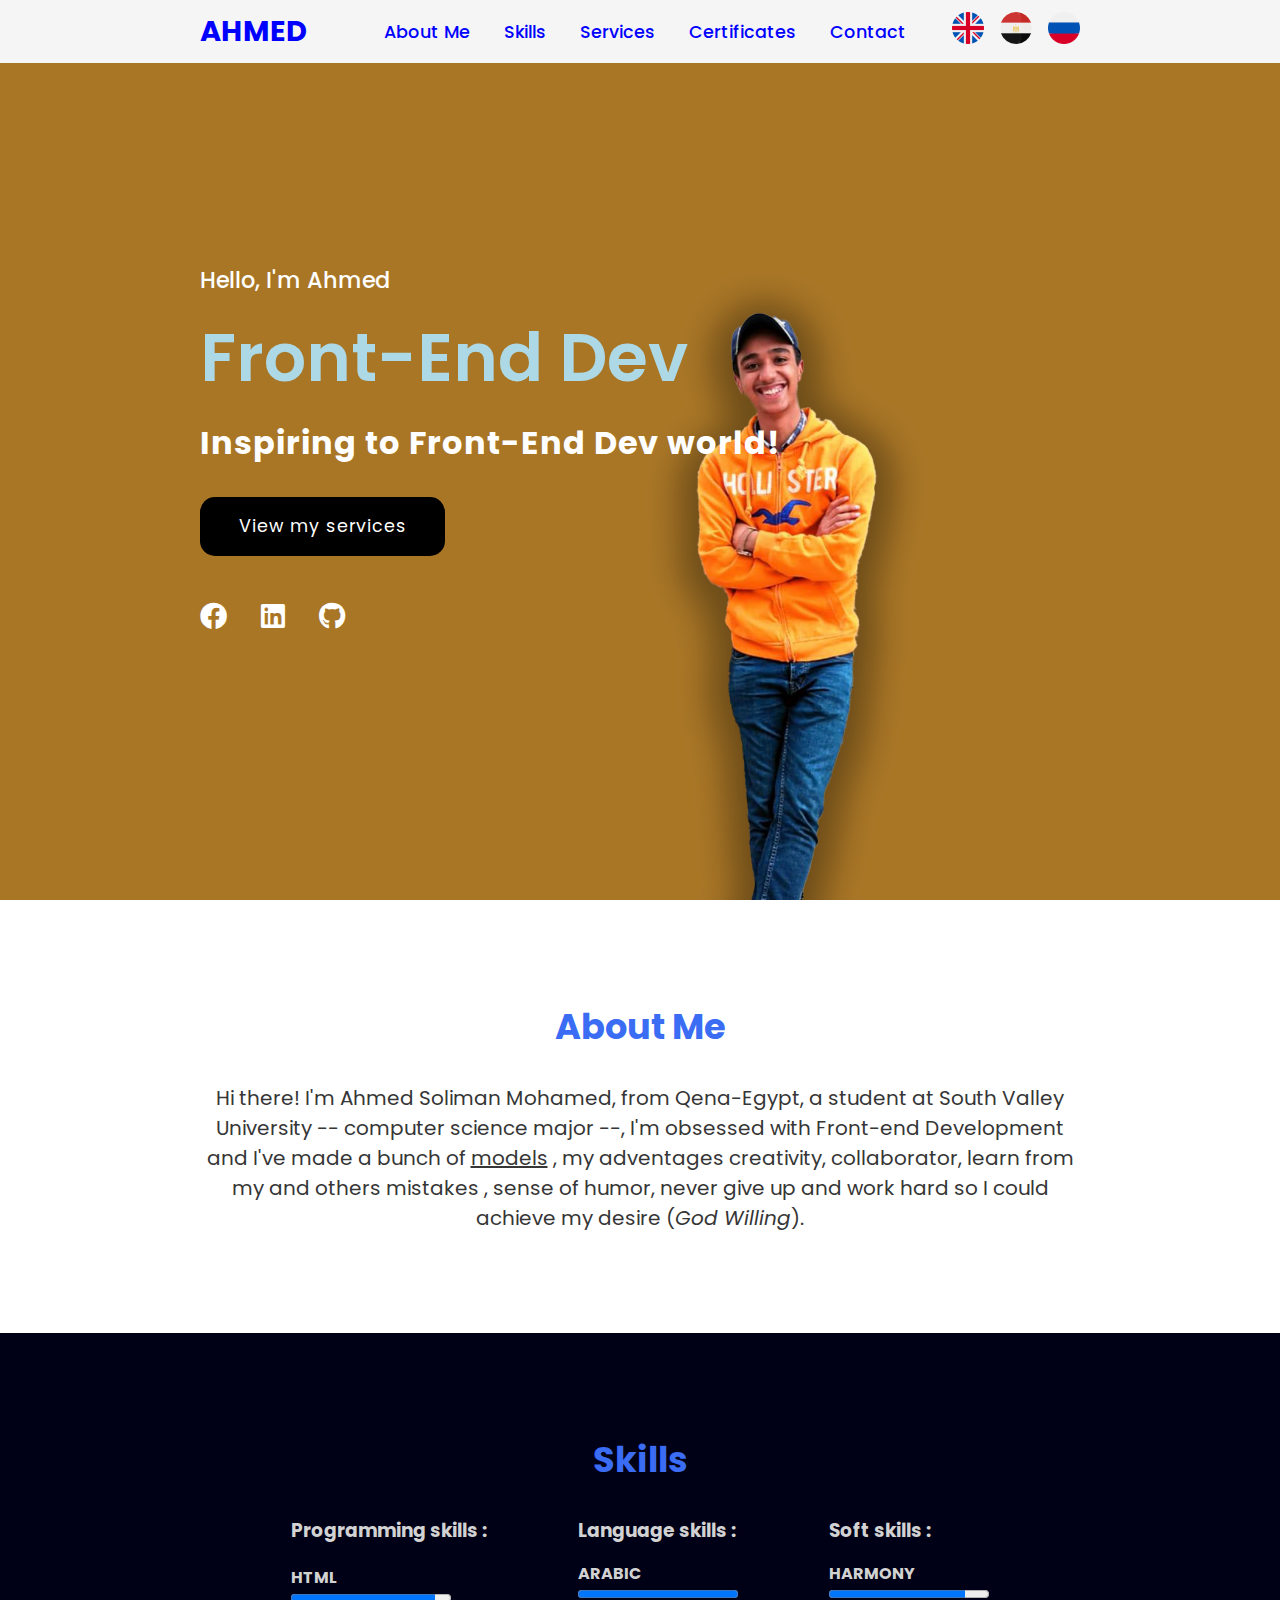
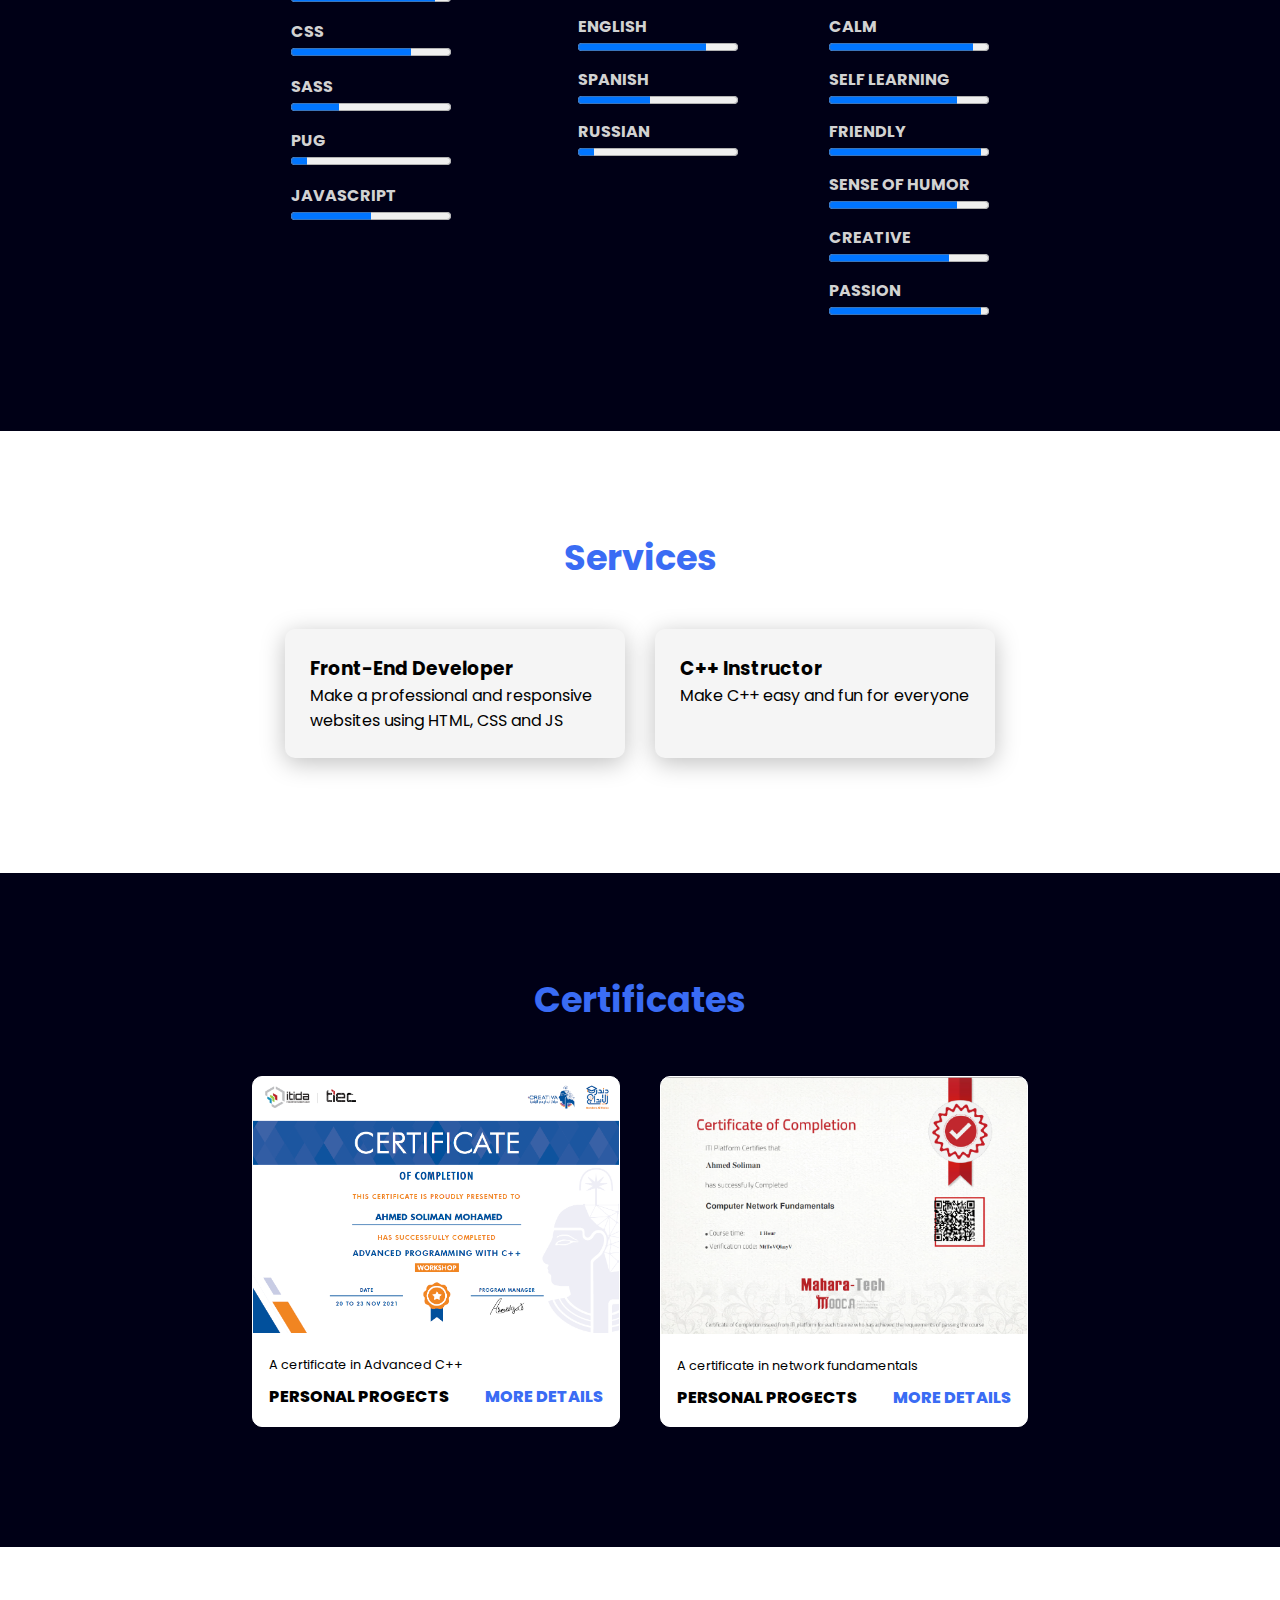
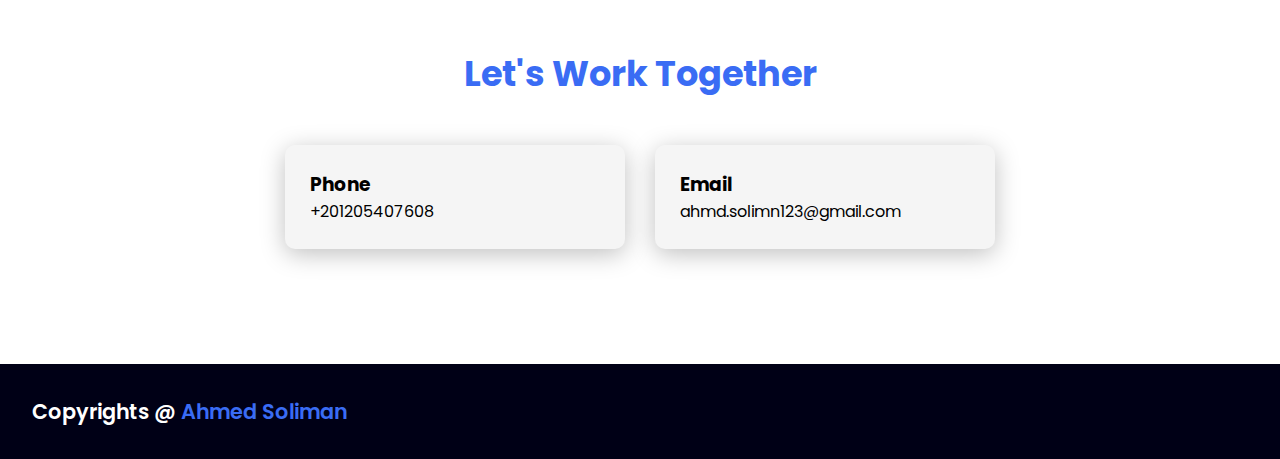
<file: index.html>
<!DOCTYPE html>
<html lang="en">
<head>
    <meta charset="UTF-8">
    <meta http-equiv="X-UA-Compatible" content="IE=edge">
    <meta name="viewport" content="width=device-width, initial-scale=1.0">
    <meta name="description" content="Ahmed Soliman portofolio. Author: Ahmed Soliman">
    <link rel="stylesheet" href="./css/all.min.css">
    <link rel="stylesheet" href="./css/style.css">
    <title>Ahmed Soliman's WEPSITE</title>
</head>
<body>

    <header>
           <a href="#" class = "logo">Ahmed</a>
           <nav class = "O">
              <a href="#about" class="c">About Me</a>
              <a href="#skills" class = "c">Skills</a>
               <a href="#services" class="c">Services</a>
               <a href="#certificates" class = "c">Certificates</a>
               <a href="#contact" class = "c">Contact</a>
           </nav>
             <ul class="lang-menu">
               <li>
                  <a href="./index.html" class="ar"><img src="./images/english.png" alt="" srcset=""></a>
                </li>
              <li>
                <a href="./index-ar/index.html" class="ar"><img src="./images/arabic.png" alt="" srcset=""></a>
             </li>
                <li>
                  <a href="./index-ru/index.html" class="ru"><img src="./images/russia.png" alt="" srcset=""></a>
                </li>
            </ul>
            <i class="fa-solid fa-bars tab toggle" style="color: #0000ff;"></i>    
            <nav class="responsive_nav">
              <div>
                <h2>ahmed</h2>
                <i class="fa-solid fa-x close" style="color: #0000ff;"></i>
              </div>
              <ul>
                <li><a href="#about">about me</a></li>
                <li><a href="#skills">skills</a></li>
                <li><a href="#services">services</a></li>
                <li><a href="#certificates">certificates</a></li>
                <li><a href="#contact">contact</a></li>
              </ul>
            </nav>   
         </header>
         
         <section class = "main">
             <div>
                 <h2>Hello, I'm Ahmed<br><span>Front-End Dev</span></h2>
                 <h3>Inspiring to Front-End Dev world!</h3>
                 <a href="#services" class = "main-btn">View my services</a>
                 <div class = "social-icons">
                     <a href="https://www.facebook.com"><i class="fa-brands fa-facebook"></i></a>
                     <a href="https://www.linkedin.com/in/ahmed-soliman-15bb74200/"><i class="fa-brands fa-linkedin"></i></a>
                     <a href="https://github.com/Ahmed-Soliman777"><i class="fa-brands fa-github"></i></a>
             </div>
             </div>
         </section>
         <section id="about">
              <h2 class="title">about me</h2>
              <p class="abt_p">
                  Hi there! I'm Ahmed Soliman Mohamed, from Qena-Egypt, a student at South Valley University -- computer science major --, I'm obsessed with Front-end Development and I've made a bunch of <a href="https://github.com/Ahmed-Soliman777" style="color: #363636">models</a> , my adventages creativity, collaborator, learn from my and others mistakes , sense of humor, never give up and work hard so I could achieve my desire (<span style="font-style: italic; text-transform: capitalize;">god willing</span>).
              </p>
         </section>
         <section id="skills" class="certificates">
           <h2 class="title">
           Skills
       </h2>
            <div class="flex_skills">
              <div>
                <div class="program-skills">
                    <h3 class="skills-title">Programming skills : </h3>
                    <h4>html</h4> <progress value="90" max="100"></progress>
                    <h4>css</h4> <progress value="75" max="100"></progress>
                    <h4>sass</h4> <progress value="30" max="100"></progress>
                    <h4>pug</h4> <progress value="10" max="100"></progress>
                    <h4>javaScript</h4> <progress value="50" max="100"></progress>
                </div>
                  </div>
                  <div>
                    <div class="program-skills">
                        <h3 class="skills-title">Language skills : </h3>
                        <h4>Arabic</h4> <progress value="100" max="100"></progress>
                        <h4>English</h4> <progress value="80" max="100"></progress>
                        <h4>spanish</h4> <progress value="45" max="100"></progress>
                        <h4>russian</h4> <progress value="10" max="100"></progress>
                    </div>
                      </div>
                  <div>
                <div class="program-skills">
                    <h3 class="skills-title">Soft skills : </h3>
                    <h4>harmony</h4> <progress value="85" max="100"></progress>
                    <h4>calm</h4> <progress value="90" max="100"></progress>
                    <h4>self learning</h4> <progress value="80" max="100"></progress>
                    <h4>friendly</h4> <progress value="95" max="100"></progress>
                    <h4>sense of humor</h4> <progress value="80" max="100"></progress>
                    <h4>creative</h4> <progress value="75" max="100"></progress>
                    <h4>passion</h4> <progress value="95" max="100"></progress>
                </div>
                  </div>
            </div>
         </section>
         <section class = "cards" id = "services">
                  <h2 class = "title">Services</h2>
                  <div class = "content">
                      <div class = "card">
                          <div class="info">
                            <h3>Front-End Developer</h3>
                            <p>Make a professional and responsive websites using HTML, CSS and JS</p>
                          </div>
                      </div>
                      <div class = "card">
                        <div class="info">
                          <h3>C++ Instructor</h3>
                          <p>Make C++ easy and fun for everyone</p>
                        </div>
                    </div>
                  </div>
         </section>

         <section class="certificates" id="certificates">
                      <h2 class="title">Certificates</h2>
                      <div class="content">
                        <div class="certificate-card">
                          <div class="certificate-image">
                            <img src="./images/Screenshot (129).png" alt="gd-certificate">
                          </div>
                          <div class="certificate-info">
                                <p class="certificate-category">A certificate in Advanced C++ </p>
                                     <strong class="certificate-title">
                                          <span>Personal progects</span>
                                          <a href="https://www.linkedin.com/in/ahmed-soliman-15bb74200/" class="more-details">More Details</a>
                                     </strong> 
                              </div>
                      </div>
                      <div class="certificate-card">
                        <div class="certificate-image">
                          <img src="./images/Screenshot (148).png" alt="gd-certificate">
                        </div>
                        <div class="certificate-info">
                              <p class="certificate-category">A certificate in network fundamentals </p>
                                   <strong class="certificate-title">
                                        <span>Personal progects</span>
                                        <a href="https://www.linkedin.com/in/ahmed-soliman-15bb74200/" class="more-details">More Details</a>
                                   </strong> 
                            </div>
                    </div>
                      </div> 
                      
                      </div>                  
   </div>
         </section>

         <section class="contacts" id="contact">
               <h2 class="title">Let's work together</h2>
               <div class = "content">
                 <div class="card ">
                <div class="info">
                    <h3>Phone</h3>
                    <p>+201205407608</p>
                </div>
              </div>
                <div class="card">
                     <div class="info">
                        <h3>Email</h3>
                        <p>ahmd.solimn123@gmail.com</p>
                     </div>
                   </div>
                </div>
          </div>
         </section>

         <footer class="footer">
           <p class="footer-title">Copyrights @ <span>Ahmed Soliman</span></p>
         </footer>
         <script src="./script/script.js"></script>
</body>
</html>
</file>
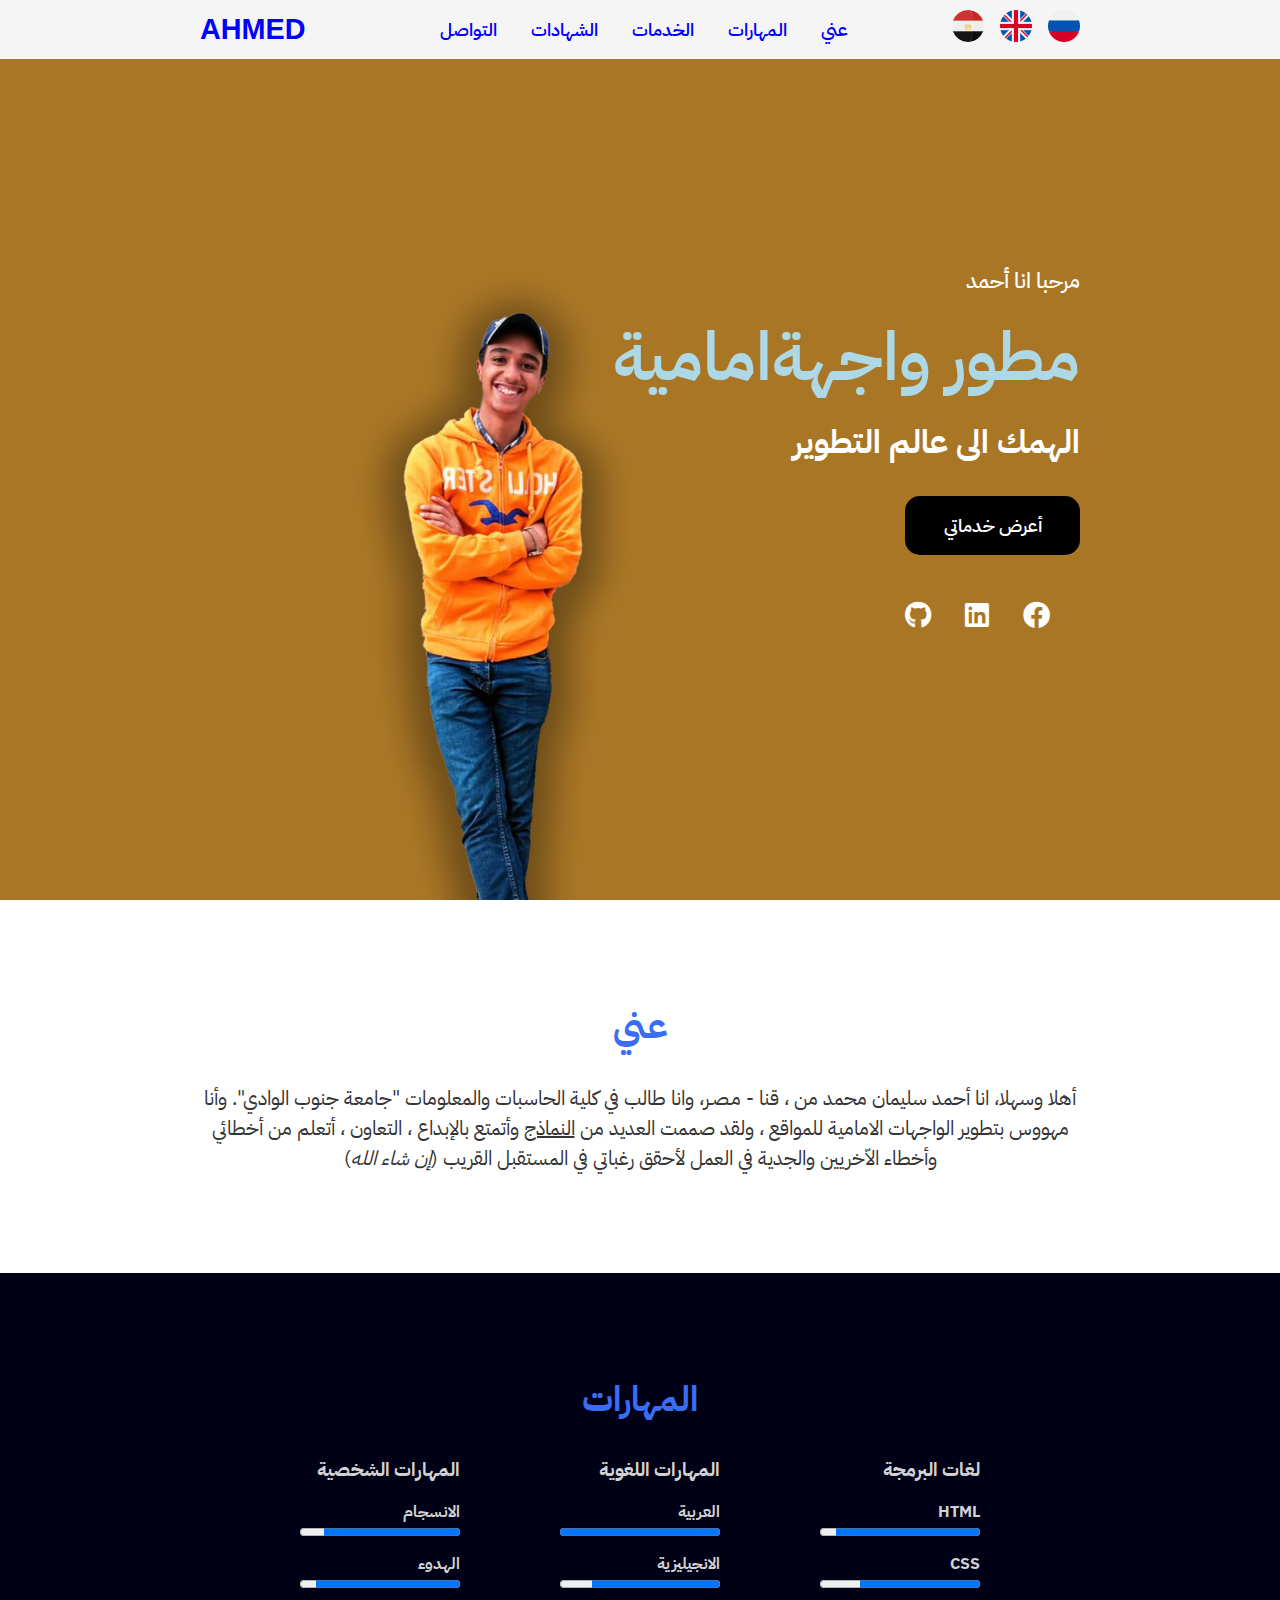
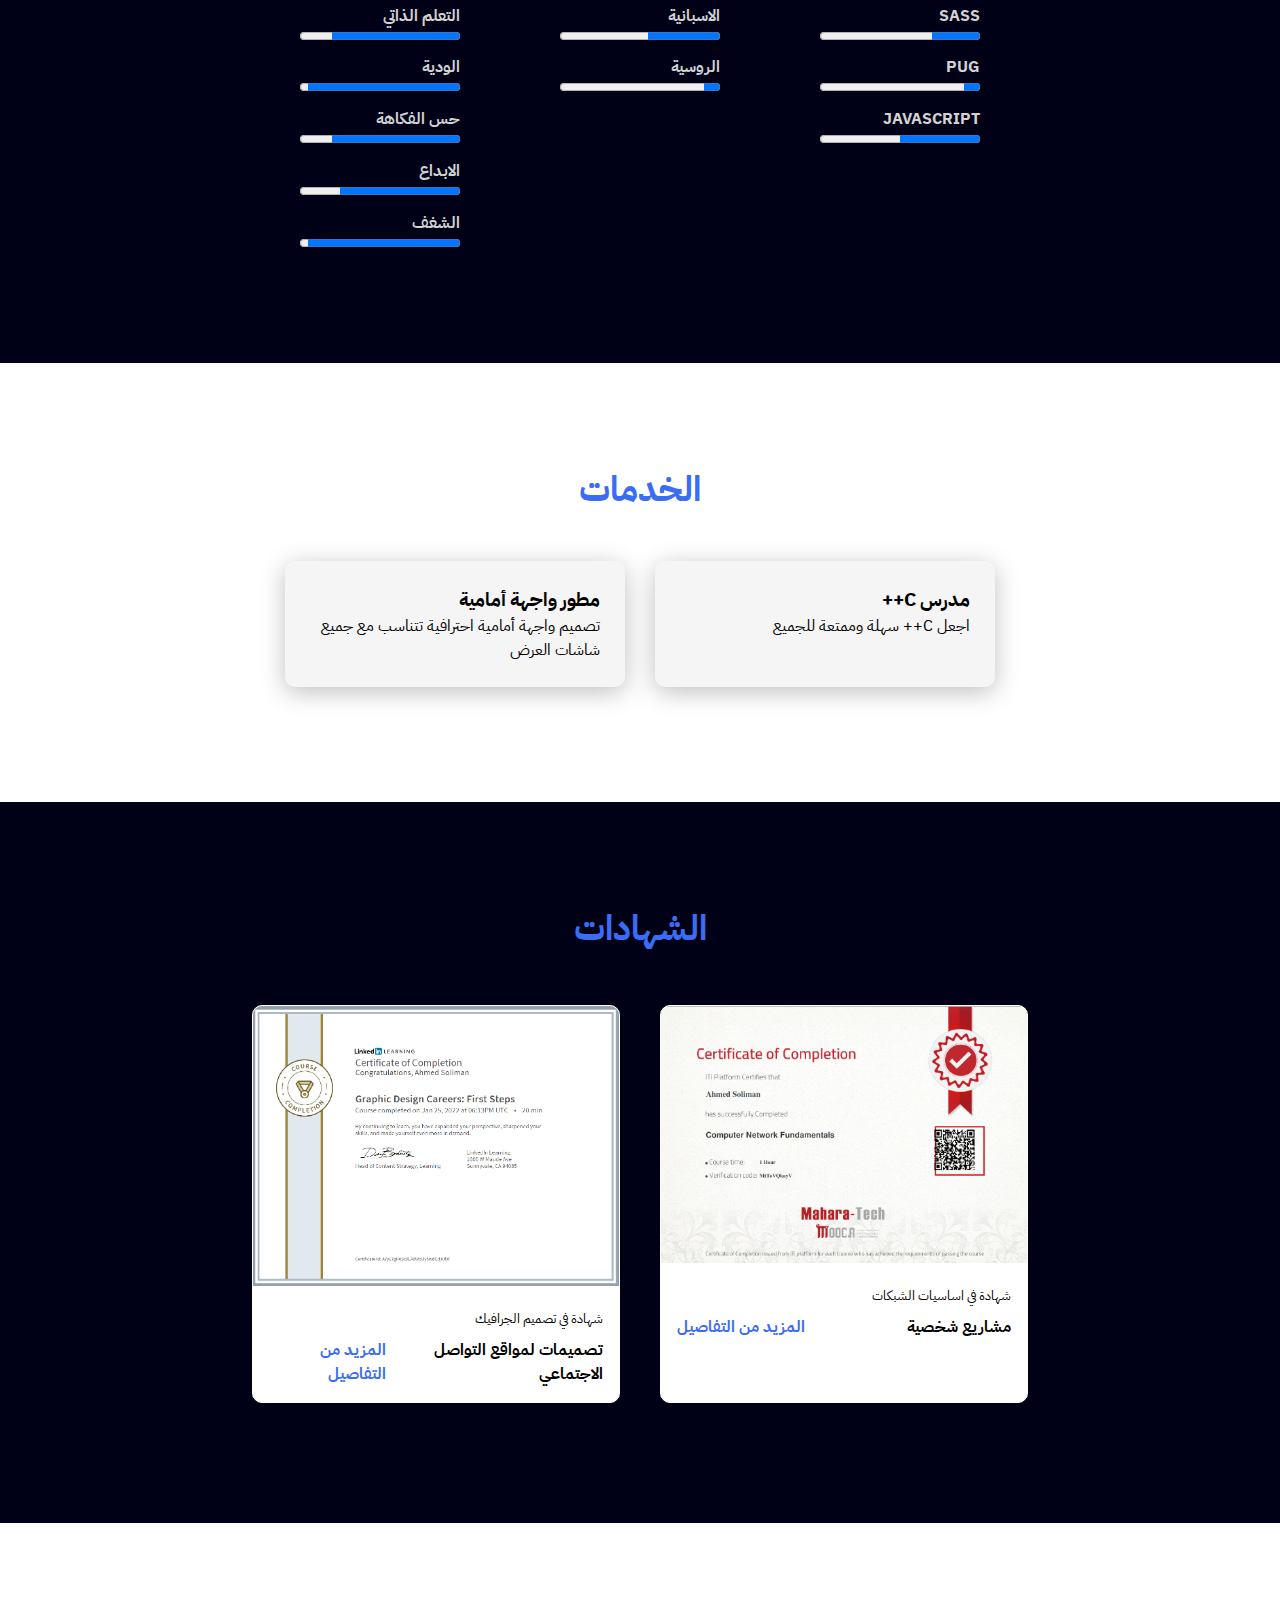
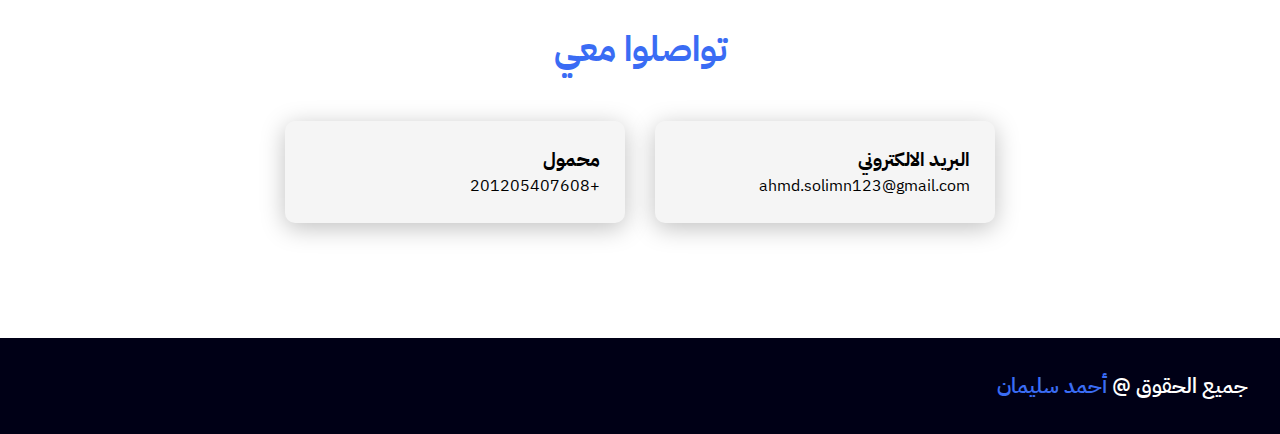
<file: index-ar/index.html>
<!DOCTYPE html>
<html lang="en">
<head>
    <meta charset="UTF-8">
    <meta http-equiv="X-UA-Compatible" content="IE=edge">
    <meta name="viewport" content="width=device-width, initial-scale=1.0">
    <meta name="description" content="Ahmed Soliman portofolio. Author: Ahmed Soliman">
    <link rel="stylesheet" href="../css/all.min.css">
    <link rel="stylesheet" href="./style.css">
    <title>Ahmed Soliman's WEPSITE</title>
</head>
<body>

    <header>
           <a href="#" class = "logo">Ahmed</a>
           <nav class = "O">
              <a href="#about" class="c">عني</a>
              <a href="#skills" class = "c">المهارات</a>
               <a href="#services" class="c">الخدمات</a>
               <a href="#certificates" class = "c">الشهادات</a>
               <a href="#contact" class = "c">التواصل</a>
           </nav> 
           <ul class="lang-menu">
             <li>
               <a href="./index.html" class="ar"><img src="../images/arabic.png" alt="" srcset=""></a>
            </li>
            <li>
               <a href="../index.html" class="ar"><img src="../images/english.png" alt="" srcset=""></a>
             </li>
             <li>
               <a href="../index-ru/index.html" class="ru"><img src="../images/russia.png" alt="" srcset=""></a>
             </li>
         </ul>      
         <i class="fa-solid fa-bars tab toggle" style="color: #0000ff;"></i>    
            <nav class="responsive_nav">
              <div>
                <h2>ahmed</h2>
                <i class="fa-solid fa-x close" style="color: #0000ff;"></i>
              </div>
              <ul>
                <li><a href="#about">عني</a></li>
                <li><a href="#skills">المهارات</a></li>
                <li><a href="#services">الخدمات</a></li>
                <li><a href="#certificates">الشهادات</a></li>
                <li><a href="#contact">التواصل</a></li>
              </ul>
            </nav>  
         </header>
         
         <section class = "main">
             <div>
                 <h2>مرحبا انا أحمد<br><span>مطور واجهةامامية</span></h2>
                 <h3>الهمك الى عالم التطوير</h3>
                 <a href="#services" class = "main-btn">أعرض خدماتي</a>
                 <div class = "social-icons">
                     <a href="https://www.facebook.com"><i class="fa-brands fa-facebook"></i></a>
                     <a href="https://www.linkedin.com/in/ahmed-soliman-15bb74200/"><i class="fa-brands fa-linkedin"></i></a>
                     <a href="https://github.com/Ahmed-Soliman777"><i class="fa-brands fa-github"></i></a>
             </div>
             </div>
         </section>
         <section id="about">
              <h2 class="title">عني</h2>
              <p class="abt_p">
                  أهلا وسهلا، انا أحمد سليمان محمد من ، قنا - مـصـر، وانا طالب في كلية الحاسبات والمعلومات "جامعة جنوب الوادي". وأنا مهووس بتطوير الواجهات الامامية للمواقع ، ولقد صممت العديد من  <a href="https://github.com/Ahmed-Soliman777" style="color: #363636">النماذج</a>  وأتمتع بالإبداع ، التعاون ، أتعلم من أخطائي وأخطاء الاّخريين والجدية في العمل لأحقق رغباتي في المستقبل القريب (<span style="font-style: italic; text-transform: capitalize;">إن شاء الله</span>)
              </p>
         </section>
         <section id="skills" class="certificates">
           <h2 class="title">
           المهارات
       </h2>
            <div class="flex_skills">
              <div>
                <div class="program-skills">
                    <h3 class="skills-title"> لغات البرمجة </h3>
                    <h4>html</h4> <progress value="90" max="100"></progress>
                    <h4>css</h4> <progress value="75" max="100"></progress>
                    <h4>sass</h4> <progress value="30" max="100"></progress>
                    <h4>pug</h4> <progress value="10" max="100"></progress>
                    <h4>javaScript</h4> <progress value="50" max="100"></progress>
                </div>
                  </div>
                  <div>
                    <div class="program-skills">
                        <h3 class="skills-title">المهارات اللغوية </h3>
                        <h4>العربية</h4> <progress value="100" max="100"></progress>
                        <h4>الانجيليزية</h4> <progress value="80" max="100"></progress>
                        <h4>الاسبانية</h4> <progress value="45" max="100"></progress>
                        <h4>الروسية</h4> <progress value="10" max="100"></progress>
                    </div>
                      </div>
                  <div>
                <div class="program-skills">
                    <h3 class="skills-title">المهارات الشخصية </h3>
                    <h4>الانسجام</h4> <progress value="85" max="100"></progress>
                    <h4>الهدوء</h4> <progress value="90" max="100"></progress>
                    <h4>التعلم الذاتي</h4> <progress value="80" max="100"></progress>
                    <h4>الودية</h4> <progress value="95" max="100"></progress>
                    <h4>حس الفكاهة</h4> <progress value="80" max="100"></progress>
                    <h4>الابداع</h4> <progress value="75" max="100"></progress>
                    <h4>الشغف</h4> <progress value="95" max="100"></progress>
                </div>
                  </div>
            </div>
         </section>
         <section class = "cards" id = "services">
                  <h2 class = "title">الخدمات</h2>
                  <div class = "content">
                      <div class = "card">
                          <div class="info">
                            <h3>مطور واجهة أمامية</h3>
                            <p>تصميم واجهة أمامية احترافية تتناسب مع جميع شاشات العرض</p>
                          </div>
                      </div>
                      <div class = "card">
                        <div class="info">
                          <h3>مدرس C++</h3>
                          <p>اجعل C++ سهلة وممتعة للجميع</p>
                        </div>
                    </div>
                  </div>
         </section>

         <section class="certificates" id="certificates">
                      <h2 class="title">الشهادات</h2>
                      <div class="content">
                          <div class="certificate-card">
                              <div class="certificate-image">
                                <img src="../images/Screenshot (127).png" alt="gd-certificate">
                              </div>
                              <div class="certificate-info">
                                    <p class="certificate-category">شهادة في تصميم الجرافيك</p>
                                         <strong class="certificate-title">
                                              <span>تصميمات لمواقع التواصل الاجتماعي</span>
                                              <a href="https://www.linkedin.com/in/ahmed-soliman-15bb74200/" class="more-details">المزيد من التفاصيل</a>
                                         </strong> 
                                  </div>
                          </div>
                      <div class="certificate-card">
                        <div class="certificate-image">
                          <img src="../images/Screenshot (148).png" alt="gd-certificate">
                        </div>
                        <div class="certificate-info">
                              <p class="certificate-category">شهادة في اساسيات الشبكات </p>
                                   <strong class="certificate-title">
                                        <span>مشاريع شخصية</span>
                                        <a href="https://www.linkedin.com/in/ahmed-soliman-15bb74200/" class="more-details">المزيد من التفاصيل</a>
                                   </strong> 
                            </div>
                    </div>
                      </div> 
                      
                      </div>                  
   </div>
         </section>

         <section class="contacts" id="contact">
               <h2 class="title">تواصلوا معي</h2>
               <div class = "content">
                 <div class="card ">
                <div class="info">
                    <h3>محمول</h3>
                    <p>+201205407608</p>
                </div>
              </div>
                <div class="card">
                     <div class="info">
                        <h3>البريد الالكتروني</h3>
                        <p>ahmd.solimn123@gmail.com</p>
                     </div>
                   </div>
                </div>
          </div>
         </section>

         <footer class="footer">
           <p class="footer-title">جميع الحقوق @ <span>أحمد سليمان</span></p>
         </footer>
         <script src="../script/script.js"></script>
</body>
</html>
</file>
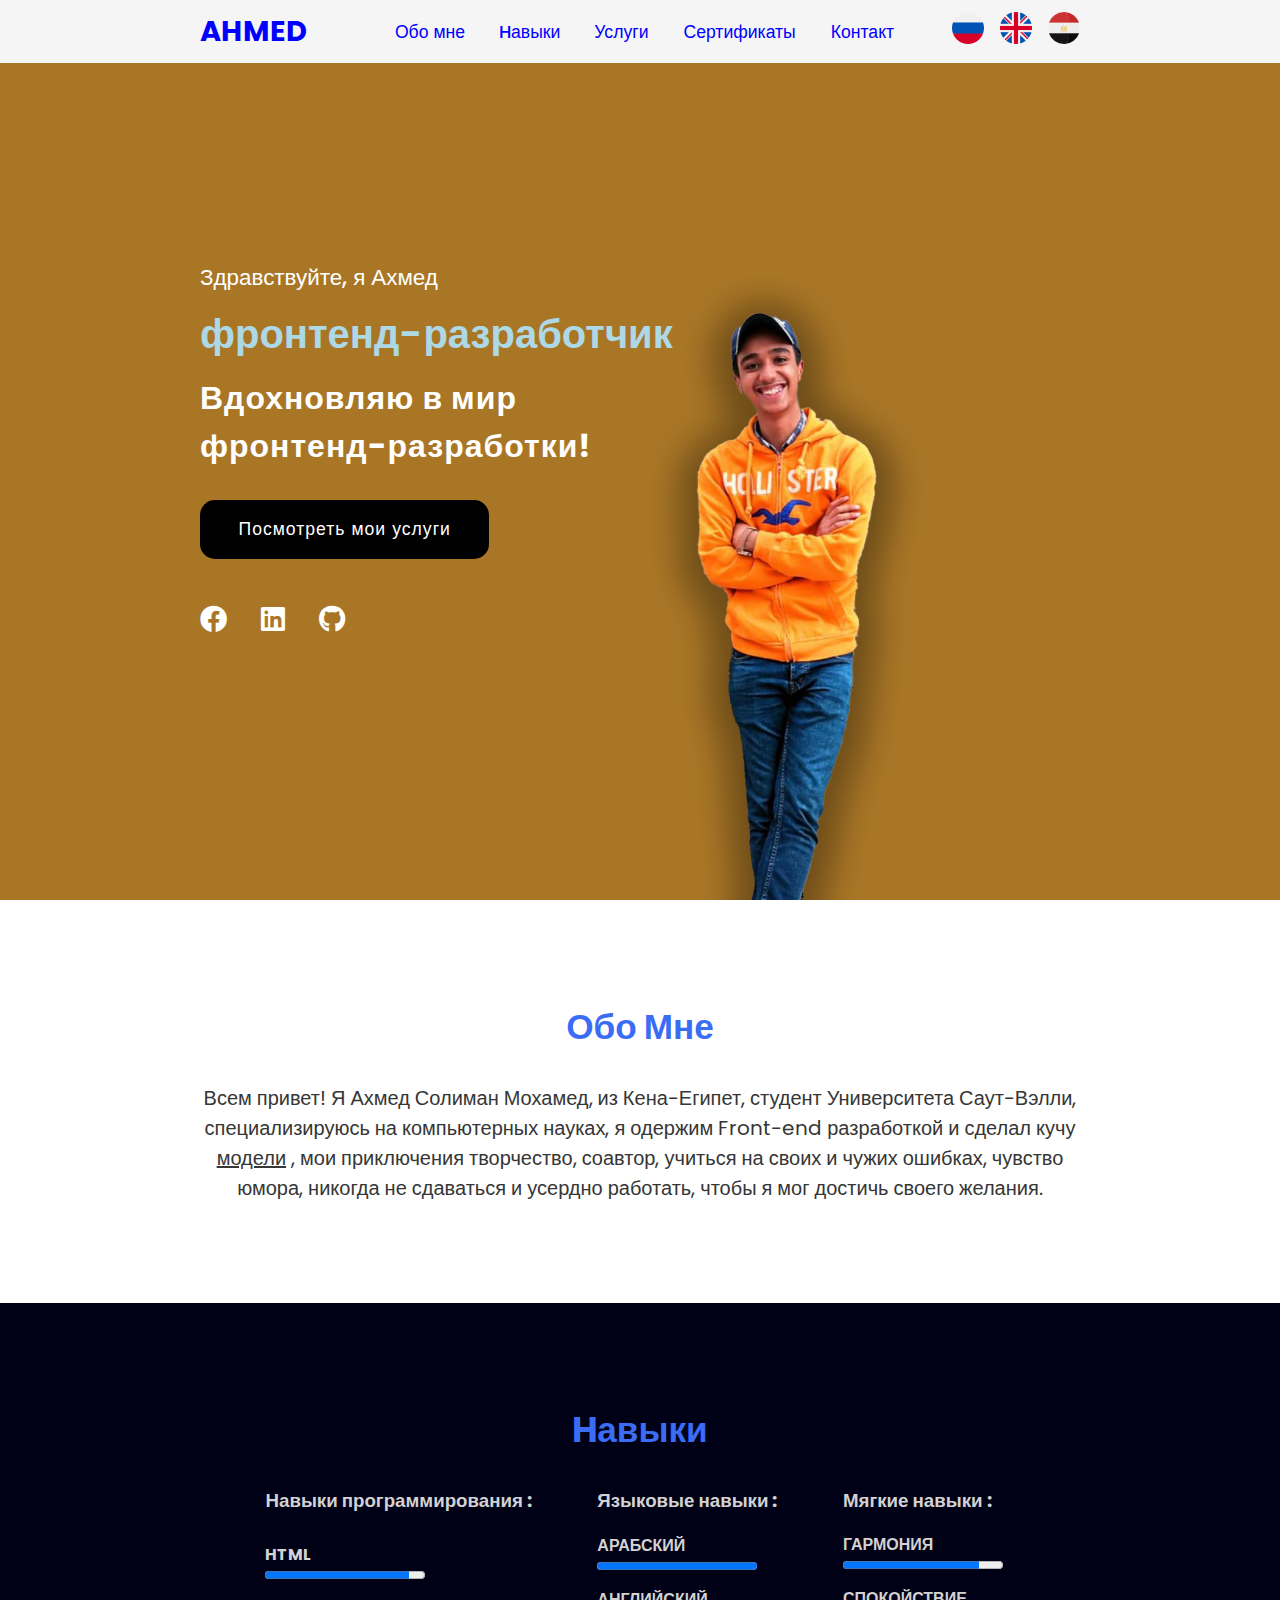
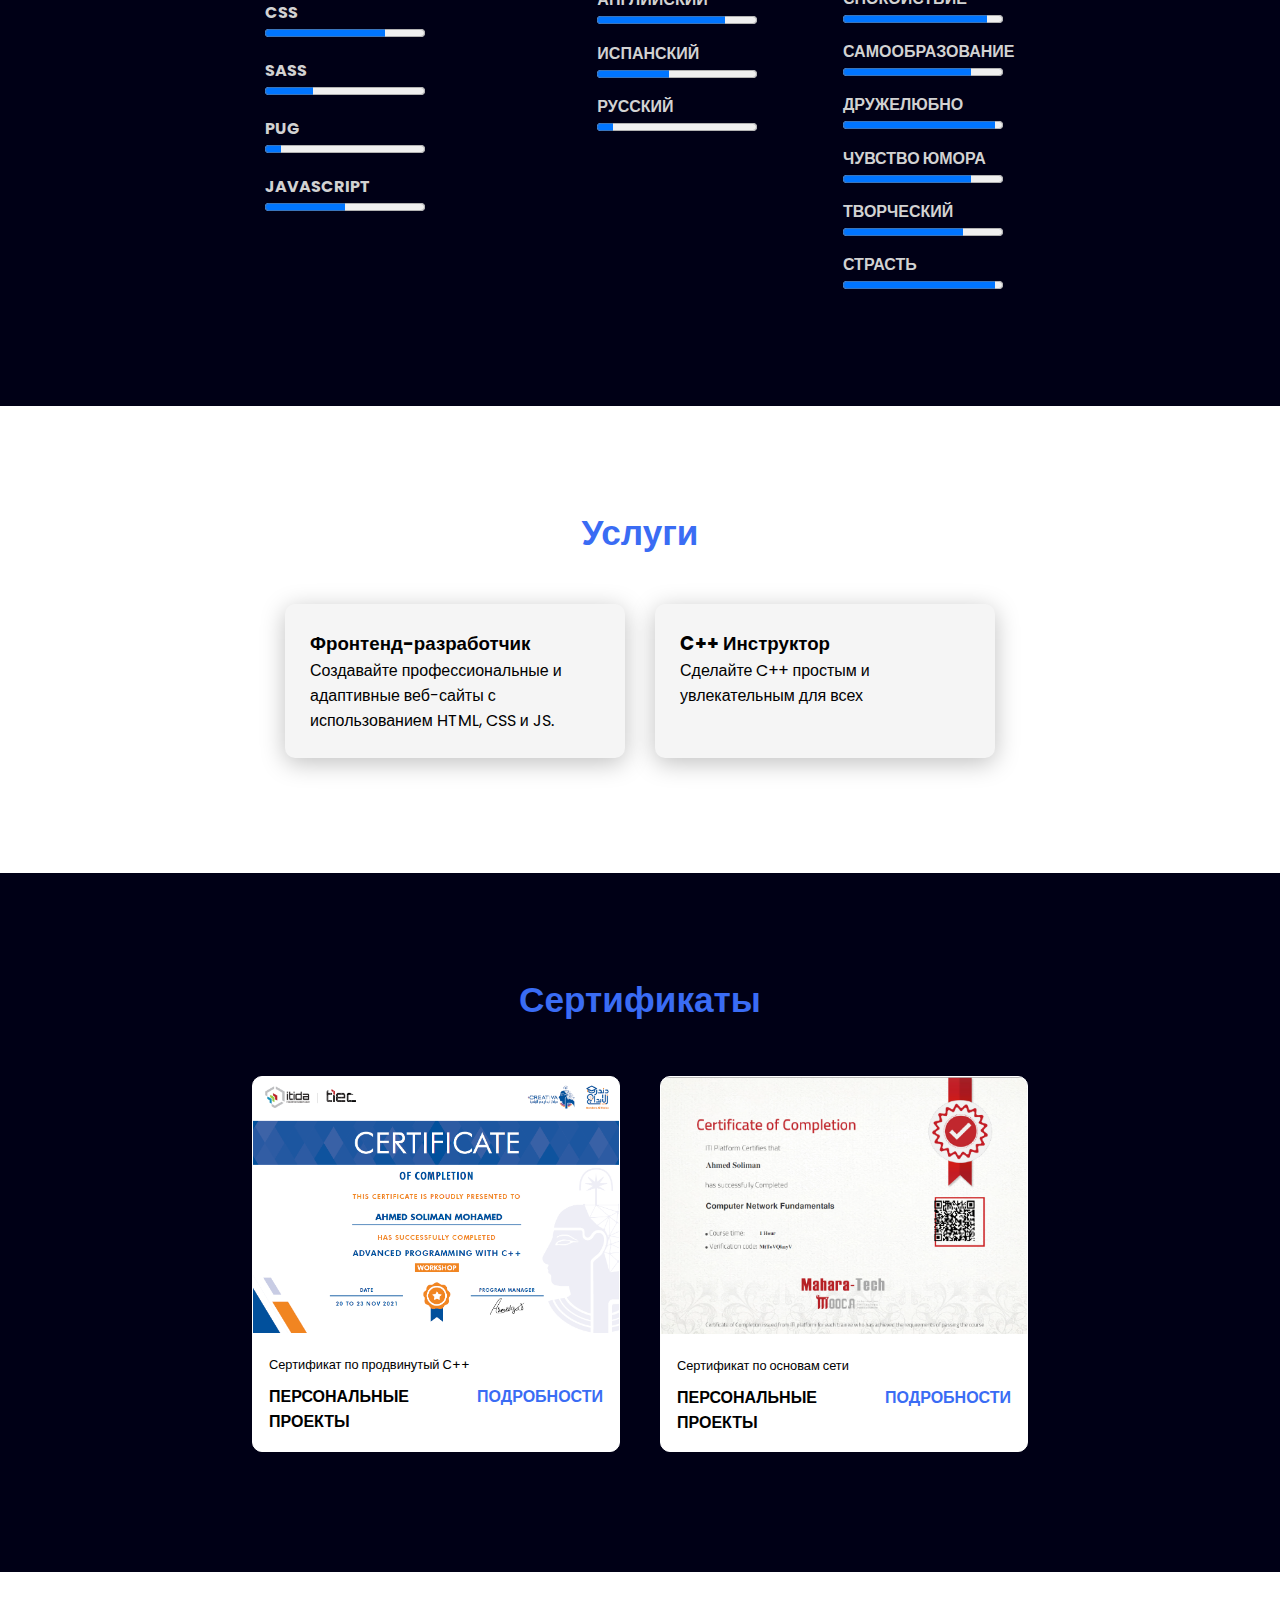
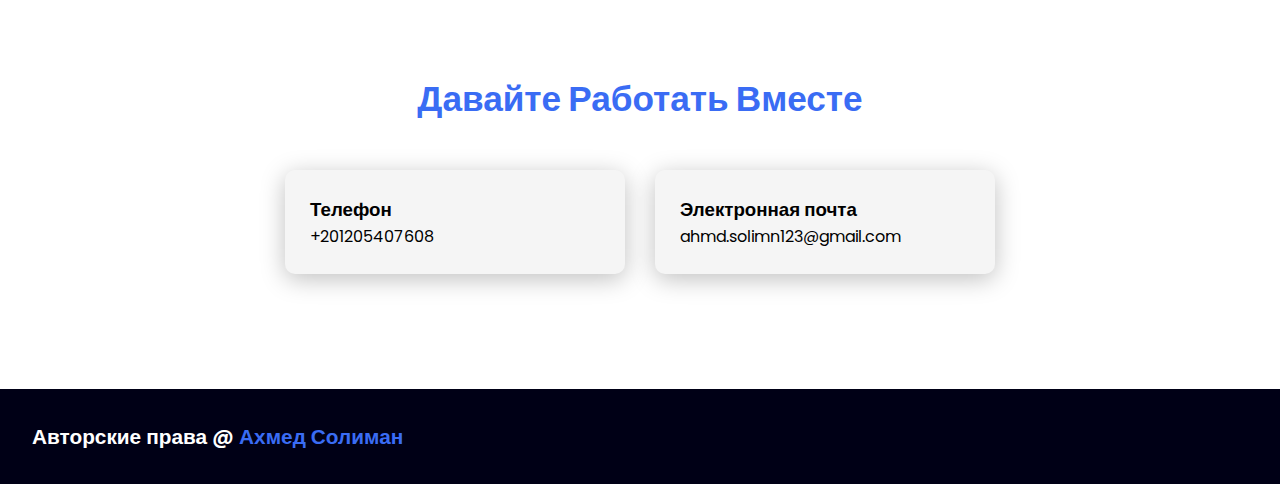
<file: index-ru/index.html>
<!DOCTYPE html>
<html lang="en">
<head>
    <meta charset="UTF-8">
    <meta http-equiv="X-UA-Compatible" content="IE=edge">
    <meta name="viewport" content="width=device-width, initial-scale=1.0">
    <meta name="description" content="Ahmed Soliman portofolio. Author: Ahmed Soliman">
    <link rel="stylesheet" href="../css/all.min.css">
    <link rel="stylesheet" href="../css/style.css">
    <title>ВЕБ-САЙТ Ахмеда Солимана</title>
</head>
<body>

    <header>
           <a href="#" class = "logo">Ahmed</a>
           <nav class = "O">
              <a href="#about" class="c">Обо мне</a>
              <a href="#skills" class = "c">Hавыки</a>
               <a href="#services" class="c"> Услуги </a>
               <a href="#certificates" class = "c"> Сертификаты </a>
               <a href="#contact" class = "c"> Контакт</a>
           </nav>
           <ul class="lang-menu">
             <li>
               <a href="./index-ru/index.html" class="ru"><img src="../images/russia.png" alt="" srcset=""></a>
             </li>
            <li>
               <a href="../index.html" class="ar"><img src="../images/english.png" alt="" srcset=""></a>
             </li>
           <li>
             <a href="../index-ar/index.html" class="ar"><img src="../images/arabic.png" alt="" srcset=""></a>
          </li>
         </ul>     
         <i class="fa-solid fa-bars tab toggle" style="color: #0000ff;"></i>    
            <nav class="responsive_nav">
              <div>
                <h2>ahmed</h2>
                <i class="fa-solid fa-x close" style="color: #0000ff;"></i>
              </div>
              <ul>
                <li><a href="#about">Обо мне</a></li>
                <li><a href="#skills">Hавыки</a></li>
                <li><a href="#services">Услуги</a></li>
                <li><a href="#certificates">Сертификаты</a></li>
                <li><a href="#contact">Контакт</a></li>
              </ul>
            </nav>     
         </header>
         
         <section class = "main">
             <div>
                 <h2>Здравствуйте, я Ахмед<br><span style="font-size: 2.5rem;">фронтенд-разработчик</span></h2>
                 <h3>Вдохновляю в мир <br> фронтенд-разработки!</h3>
                 <a href="#services" class = "main-btn">Посмотреть мои услуги</a>
                 <div class = "social-icons">
                     <a href="https://www.facebook.com"><i class="fa-brands fa-facebook"></i></a>
                     <a href="https://www.linkedin.com/in/ahmed-soliman-15bb74200/"><i class="fa-brands fa-linkedin"></i></a>
                     <a href="https://github.com/Ahmed-Soliman777"><i class="fa-brands fa-github"></i></a>
             </div>
             </div>
         </section>
         <section id="about">
              <h2 class="title">Обо мне</h2>
              <p class="abt_p">
                Всем привет! Я Ахмед Солиман Мохамед, из Кена-Египет, студент Университета Саут-Вэлли, специализируюсь на компьютерных науках, я одержим Front-end разработкой и сделал кучу <a href="https://github.com/Ahmed-Soliman777" style="color: #363636">модели</a> , мои приключения творчество, соавтор, учиться на своих и чужих ошибках, чувство юмора, никогда не сдаваться и усердно работать, чтобы я мог достичь своего желания.
              </p>
         </section>
         <section id="skills" class="certificates">
           <h2 class="title">
            Hавыки
       </h2>
            <div class="flex_skills">
              <div>
                <div class="program-skills">
                    <h3 class="skills-title">Навыки программирования : </h3>
                    <h4>html</h4> <progress value="90" max="100"></progress>
                    <h4>css</h4> <progress value="75" max="100"></progress>
                    <h4>sass</h4> <progress value="30" max="100"></progress>
                    <h4>pug</h4> <progress value="10" max="100"></progress>
                    <h4>javaScript</h4> <progress value="50" max="100"></progress>
                </div>
                  </div>
                  <div>
                    <div class="program-skills">
                        <h3 class="skills-title">Языковые навыки : </h3>
                        <h4>арабский</h4> <progress value="100" max="100"></progress>
                        <h4>английский</h4> <progress value="80" max="100"></progress>
                        <h4>испанский</h4> <progress value="45" max="100"></progress>
                        <h4>русский</h4> <progress value="10" max="100"></progress>
                    </div>
                      </div>
                  <div>
                <div class="program-skills">
                    <h3 class="skills-title">Мягкие навыки : </h3>
                    <h4>ГАРМОНИЯ</h4> <progress value="85" max="100"></progress>
                    <h4>СПОКОЙСТВИЕ</h4> <progress value="90" max="100"></progress>
                    <h4>САМООБРАЗОВАНИЕ</h4> <progress value="80" max="100"></progress>
                    <h4>ДРУЖЕЛЮБНО</h4> <progress value="95" max="100"></progress>
                    <h4>ЧУВСТВО ЮМОРА</h4> <progress value="80" max="100"></progress>
                    <h4>ТВОРЧЕСКИЙ</h4> <progress value="75" max="100"></progress>
                    <h4>СТРАСТЬ</h4> <progress value="95" max="100"></progress>
                </div>
                  </div>
            </div>
         </section>
         <section class = "cards" id = "services">
                  <h2 class = "title">Услуги</h2>
                  <div class = "content">
                      <div class = "card">
                          <div class="info">
                            <h3> Фронтенд-разработчик </h3>
                            <p>Создавайте профессиональные и адаптивные веб-сайты с использованием HTML, CSS и JS.</p>
                          </div>
                      </div>
                      <div class = "card">
                        <div class="info">
                          <h3>C++ Инструктор</h3>
                          <p>Сделайте C++ простым и увлекательным для всех</p>
                        </div>
                    </div>
                  </div>
         </section>

         <section class="certificates" id="certificates">
                      <h2 class="title">Сертификаты</h2>
                      <div class="content">
                        <div class="certificate-card">
                          <div class="certificate-image">
                            <img src="../images/Screenshot (129).png" alt="gd-certificate">
                          </div>
                          <div class="certificate-info">
                                <p class="certificate-category">Сертификат по продвинутый С++</p>
                                     <strong class="certificate-title">
                                          <span>Персональные проекты</span>
                                          <a href="https://www.linkedin.com/in/ahmed-soliman-15bb74200/" class="more-details">подробности</a>
                                     </strong> 
                              </div>
                      </div>
                      <div class="certificate-card">
                        <div class="certificate-image">
                          <img src="../images/Screenshot (148).png" alt="gd-certificate">
                        </div>
                        <div class="certificate-info">
                              <p class="certificate-category">Сертификат по основам сети </p>
                                   <strong class="certificate-title">
                                        <span>Персональные проекты</span>
                                        <a href="https://www.linkedin.com/in/ahmed-soliman-15bb74200/" class="more-details">подробности</a>
                                   </strong> 
                            </div>
                    </div>
                      </div> 
                      
                      </div>                  
   </div>
         </section>

         <section class="contacts" id="contact">
               <h2 class="title">Давайте работать вместе</h2>
               <div class = "content">
                 <div class="card ">
                <div class="info">
                    <h3>Телефон</h3>
                    <p>+201205407608</p>
                </div>
              </div>
                <div class="card">
                     <div class="info">
                        <h3>Электронная почта</h3>
                        <p>ahmd.solimn123@gmail.com</p>
                     </div>
                   </div>
                </div>
          </div>
         </section>

         <footer class="footer">
           <p class="footer-title">Авторские права @ <span>Ахмед Солиман</span></p>
         </footer>
         <script src="../script/script.js"></script>
</body>
</html>
</file>
<file: css/style.css>
@import url('https://fonts.googleapis.com/css2?family=Poppins:ital,wght@0,100;0,200;0,300;0,400;0,500;0,600;0,700;0,800;0,900;1,100;1,200;1,300;1,400;1,500;1,600;1,700;1,800;1,900&display=swap');

*{
    font-family: 'Poppins', sans-serif;
    margin: 0;
    padding: 0;
    box-sizing: border-box;
    scroll-behavior: smooth;
}

header{
    background-color: whitesmoke;
    width: 100%;
    position: fixed;
    z-index: 999; /*عشان الهيدر مفيش حاجة تغطي عليها*/
    display: flex;
    justify-content: space-between;/*بتخلي الحاجات جنب بعض*/
    align-items: center;
    padding: 10px 200px;
    position: fixed;
}

.c{
    text-decoration: none; 
    color: blue;
    font-size: 1.1em;
    font-weight: 500;
    padding-left: 30px;
}

.logo{
    text-decoration: none;
    color: blue;
    text-transform: uppercase;
    font-weight: 700;
    font-size: 1.8em;
}

.O a:hover{
    color: blueviolet;
}
.tab{
    display: none;
}
.responsive_nav{
    display: none;
}
/* -------language start --------- */
.lang-menu{
    display: flex;
    justify-content: space-between;
    list-style: none;   
    column-gap: 1rem;
}
.lang-menu a{
    text-decoration: none;
}
/* -------language end --------- */
section{
    padding: 100px 200px;
}

.main{
    width:100%;
    min-height: 100vh;
    display: flex;
    align-items: center;
    background: url(../images/myphoto.png) no-repeat;
    background-size: cover;
    background-position: center;
    background-attachment: fixed;     
}

.main h2{
    color: white;
    font-size: 1.4em;
    font-weight: 500;
}

.main h2 span{
    display: inline-block;
    margin-top: 10px;
    color: lightblue;
    font-size: 3em;
    font-weight: 600;
}

.main h3{
    color: white;
    font-size: 2em;
    font-weight: 700;
    letter-spacing:1px;
    margin-top: 10px;
    margin-bottom: 30px;
}

.main-btn{
    color: white;
    text-decoration: none;
    font-weight: 600px;
    font-size:1.1em;
    background-color: black;
    display: inline-block;
    padding: 0.9375em 2.1875em;
    letter-spacing: 1px;
    border-radius: 15px;
    margin-bottom: 40px;
    transition: 0.5s ease;
    -webkit-border-radius: 15px;
    -moz-border-radius: 15px;
    -ms-border-radius: 15px;
    -o-border-radius: 15px;
    -webkit-transition: 0.5s ease;
    -moz-transition: 0.5s ease;
    -ms-transition: 0.5s ease;
    -o-transition: 0.5s ease;
}

.main-btn:hover{
    background-color: darkred;
    transform: scale(1.1);
    -webkit-transform: scale(1.1);
    -moz-transform: scale(1.1);
    -ms-transform: scale(1.1);
    -o-transform: scale(1.1);
}

.social-icons > a{
    color:white;
    font-size:1.7em;
    padding-right: 30px;
}
/* ----about start -----*/
.abt_p{
    color: #363636;
    font-size: 1.25rem;
    text-align: center;
}
/* ----about end -----*/
/* ----skills start -----*/
.flex_skills{
    display: flex;
    justify-content: space-evenly;
}
.skills-title{
    margin-bottom: 10%;;
}
.program-skills{
    color: #d2d2d2;
}
.program-skills h4{
    text-transform: uppercase;
}
.program-skills progress{
    margin-bottom: 5%;
}
@media (max-width:768px) and (min-width:0px){
    .flex_skills{
        flex-direction: column;
        text-align: center;
    }
}
/* ----skills end -----*/
.title {
    display: flex;
    justify-content: center;
    color: #3a6cf4;
    font-weight: 800px;
    font-size: 2.2em;
    margin-bottom: 30px;
    text-transform: capitalize;
}

.content{
    display: flex;
    justify-content: center;
    flex-direction: row;
    flex-wrap: wrap;
}

.card{ background-color: whitesmoke; width: 21.25em; box-shadow: 0 5px 25px rgba(1 1 1 / 25%); border-radius: 10px; padding: 25px; margin: 15px; transition: 0.5s ease; -webkit-transition: 0.5s ease; -moz-transition: 0.5s ease; -ms-transition: 0.5s ease; -o-transition: 0.5s ease;
}

.card:hover{
    transform: scale(1.1);
    -webkit-transform: scale(1.1);
    -moz-transform: scale(1.1);
    -ms-transform: scale(1.1);
    -o-transform: scale(1.1);
}

.certificates{
    background-color: #000016;
}

.certificates .content{
    margin-top: 30px;   
}

.certificate-card{
    background-color: #fff;
    border: 1px solid #fff;
    min-height: 14em;
    width: 23em;
    overflow: hidden;
    border-radius: 10px;
    margin: 20px;
    transition: 0.5s ease;
    -webkit-border-radius: 10px;
    -moz-border-radius: 10px;
    -ms-border-radius: 10px;
    -o-border-radius: 10px;
    -webkit-transition: 0.5s ease;
    -moz-transition: 0.5s ease;
    -ms-transition: 0.5s ease;
    -o-transition: 0.5s ease;
}

.certificate-card:hover{
    transform: scale(1.1);
    -webkit-transform: scale(1.1);
    -moz-transform: scale(1.1);
    -ms-transform: scale(1.1);
    -o-transform: scale(1.1);
}

.certificate-card:hover .certificate-image{
    opacity: 0.9;
}

.certificate-image img{
    width: 100%;
}

.certificate-info{
    padding: 1em;
}

.certificate-category{
    font-size: 0.8em;
    color: #000;
}

.certificate-title{
    display: flex;
    justify-content: space-between ;
    text-transform: uppercase;
    font-weight: 800;
    margin-top: 10px;
}

.more-details{
    text-decoration: none;

    color: #3a6cf4;
}

.more-details:hover{
    color: #601cfc;
}

.contact .info h3{
    color: #000;
}

.contact .info p{
    font-size: 1.5em;
}

.footer{
    background-color: #000016;
    color: #fff;
    padding: 2em;
    display: flex;
    justify-content: space-between;
}

.footer-title{
    font-size: 1.3em;
    font-weight: 600;
}

.footer-title span{
    color: #3a6cf4;
}

@media(max-width: 1023px){
    header{
        padding: 12px 20px;
    }

    .O a{
        padding-left: 10px;
    }

    .title{
        font-size: 1.8em;
    }

    section{
        padding: 80px 20px;
    }

    .main-content h2{
        font-size: 1em;
    }

    .main-content h3{
        font-size: 1.6em;
    }
    .content{
        flex-direction: column;
        align-items: center;
    }
}
@media(max-width:768px) and (min-width:0px){
    .tab{
        display: inline;
        font-size: 1.5rem;
    }
    .O{
        display: none;
    }
    .responsive_nav{
        display: block;
        height: 100vh;
        width: 60%;
        position: fixed;
        z-index: 999;
        top: 0;
        right: 0;
        background-color: #fff;
        color: blue;
        padding: 2.5%;
        transition: 0.5s;
        -webkit-transition: 0.5s ease-in-out;
        -moz-transition: 0.5s;
        -ms-transition: 0.5s;
        -o-transition: 0.5s;
        transform: translateX(100%);
        -webkit-transform: translateX(100%);
        -moz-transform: translateX(100%);
        -ms-transform: translateX(100%);
        -o-transform: translateX(100%);
}
    .responsive_nav div{
        display: flex;
        justify-content: space-between;
        align-items: center;
        margin-bottom: 20%;
    }
    .responsive_nav div h2{
        text-transform: uppercase;
    }
    .responsive_nav ul{
        list-style-type: none;
    }
    .responsive_nav li{
        margin-bottom: 2.5%;
        text-transform: capitalize;
        font-size: 16px;
    }
    .responsive_nav a{
        text-decoration: none;
        color: blue;
    }
    .open_close_tab{
        transform: translateX(0%);
        -webkit-transform: translateX(0%);
        -moz-transform: translateX(0%);
        -ms-transform: translateX(0%);
        -o-transform: translateX(0%);
    }
}
@media(max-width:641px){
    body{
        
        font-size: 12px;
    }

    .main-content h2{
        font-size: 1.4em;        
    }
}

@media (max-width:300px){
    body{
        font-size: 10px;
    }
}

@media (max-width:320px) and (min-width:0px){
    .content{
        flex-wrap: nowrap;
    }
}
</file>
<file: index-ar/style.css>
@import url('https://fonts.googleapis.com/css2?family=IBM+Plex+Sans+Arabic:wght@300&family=Wix+Madefor+Display&display=swap');

*{
    font-family: 'IBM Plex Sans Arabic', sans-serif;
    margin: 0;
    padding: 0;
    box-sizing: border-box;
    scroll-behavior: smooth;
}

header{
    background-color: whitesmoke;
    width: 100%;
    position: fixed;
    z-index: 999; /*عشان الهيدر مفيش حاجة تغطي عليها*/
    display: flex;
    justify-content: space-between;/*بتخلي الحاجات جنب بعض*/
    align-items: center;
    padding: 10px 200px;
    position: fixed;
    
}
.c{
    text-decoration: none; 
    color: blue;
    font-size: 1.1em;
    font-weight: 600;
    padding-left: 30px;
}

.logo{
    text-decoration: none;
    color: blue;
    text-transform: uppercase;
    font-family: sans-serif;
    font-weight: 700;
    font-size: 1.8em;
}

.O a:hover{
    color: blueviolet;
}
.tab{
    display: none;
}
.responsive_nav{
    display: none;
}
/* -------language start --------- */
.lang-menu{
    display: flex;
    justify-content: space-between;
    list-style: none;   
    column-gap: 1rem;
}
.lang-menu a{
    text-decoration: none;
}
/* -------language end --------- */
section{
    padding: 100px 200px;
}

.main{
    width:100%;
    min-height: 100vh;
    display: flex;
    align-items: center;
    background: url(../images/myphoto-ar.png) no-repeat;
    background-size: cover;
    background-position: center;
    background-attachment: fixed; 
    direction: rtl;    
}

.main h2{
    color: white;
    font-size: 1.4em;
    font-weight: 500;
}

.main h2 span{
    display: inline-block;
    margin-top: 10px;
    color: lightblue;
    font-size: 3em;
    font-weight: 600;
}

.main h3{
    color: white;
    font-size: 2em;
    font-weight: 700;
    letter-spacing:1px;
    margin-top: 10px;
    margin-bottom: 30px;
}

.main-btn{
    color: white;
    text-decoration: none;
    font-weight: 600;
    font-size:1.1em;
    background-color: black;
    display: inline-block;
    padding: 0.9375em 2.1875em;
    letter-spacing: 1px;
    border-radius: 15px;
    margin-bottom: 40px;
    transition: 0.5s ease;
    -webkit-border-radius:0.5s ease;
    -moz-border-radius:0.5s ease;
    -ms-border-radius:0.5s ease;
    -o-border-radius:0.5s ease;
    -webkit-transition:0.5s ease;
    -moz-transition:0.5s ease;
    -ms-transition:0.5s ease;
    -o-transition:0.5s ease;
}

.main-btn:hover{
    background-color: darkred;
    transform: scale(1.1);
    -webkit-transform: scale(1.1);
    -moz-transform: scale(1.1);
    -ms-transform: scale(1.1);
    -o-transform: scale(1.1);
}

.social-icons > a{
    color:white;
    font-size:1.7em;
    padding-right: 30px;
}
/* ----about start -----*/
.abt_p{
    color: #363636;
    font-size: 1.25rem;
    text-align: center;
}
/* ----about end -----*/
/* ----skills start -----*/
.flex_skills{
    display: flex;
    justify-content: space-evenly;
    direction: rtl;
}
.skills-title{
    margin-bottom: 10%;;
}
.program-skills{
    color: #d2d2d2;
}
.program-skills h4{
    text-transform: uppercase;
}
.program-skills progress{
    margin-bottom: 5%;
}
@media (max-width:768px) and (min-width:0px){
    .flex_skills{
        flex-direction: column;
        text-align: center;
    }
}
/* ----skills end -----*/
.title {
    display: flex;
    justify-content: center;
    color: #3a6cf4;
    font-weight: 800px;
    font-size: 2.2em;
    margin-bottom: 30px;
    text-transform: capitalize;
}

.content{
    display: flex;
    justify-content: center;
    flex-direction: row;
    flex-wrap: wrap;
}

.card{ background-color: whitesmoke; width: 21.25em; direction: rtl; box-shadow: 0 5px 25px rgba(1 1 1 / 25%); border-radius: 10px; padding: 25px; margin: 15px; transition: 0.5s ease; -webkit-transition: 0.5s ease; -moz-transition: 0.5s ease; -ms-transition: 0.5s ease; -o-transition: 0.5s ease;
}

.card:hover{
    transform: scale(1.1);
    -webkit-transform: scale(1.1);
    -moz-transform: scale(1.1);
    -ms-transform: scale(1.1);
    -o-transform: scale(1.1);
}

.certificates{
    background-color: #000016;
}

.certificates .content{
    margin-top: 30px;   
}

.certificate-card{
    background-color: #fff;
    border: 1px solid #fff;
    min-height: 14em;
    width: 23em;
    overflow: hidden;
    border-radius: 10px;
    margin: 20px;
    transition: 0.5s ease;
    -webkit-border-radius: 10px;
    -moz-border-radius: 10px;
    -ms-border-radius: 10px;
    -o-border-radius: 10px;
    -webkit-transition: 0.5s ease;
    -moz-transition: 0.5s ease;
    -ms-transition: 0.5s ease;
    -o-transition: 0.5s ease;
}

.certificate-card:hover{
    transform: scale(1.1);
    -webkit-transform: scale(1.1);
    -moz-transform: scale(1.1);
    -ms-transform: scale(1.1);
    -o-transform: scale(1.1);
}

.certificate-card:hover .certificate-image{
    opacity: 0.9;
}

.certificate-image img{
    width: 100%;
}

.certificate-info{
    padding: 1em;
    direction: rtl;
}

.certificate-category{
    font-size: 0.8em;
    color: #000;
}

.certificate-title{
    display: flex;
    justify-content: space-between ;
    text-transform: uppercase;
    font-weight: 800;
    margin-top: 10px;
}

.more-details{
    text-decoration: none;

    color: #3a6cf4;
}

.more-details:hover{
    color: #601cfc;
}

.contact .info h3{
    color: #000;
}

.contact .info p{
    font-size: 1.5em;
}

.footer{
    background-color: #000016;
    color: #fff;
    padding: 2em;
    display: flex;
    justify-content: space-between;
    direction: rtl;
}

.footer-title{
    font-size: 1.3em;
    font-weight: 600;
}

.footer-title span{
    color: #3a6cf4;
}

@media(max-width: 1023px){
    header{
        padding: 12px 20px;
    }

    .O a{
        padding-left: 10px;
    }

    .title{
        font-size: 1.8em;
    }

    section{
        padding: 80px 20px;
    }

    .main-content h2{
        font-size: 1em;
    }

    .main-content h3{
        font-size: 1.6em;
    }
    .content{
        flex-direction: column;
        align-items: center;
    }
}
@media(max-width:768px) and (min-width:0px){
    .tab{
        display: inline;
        font-size: 1.5rem;
    }
    .O{
        display: none;
    }
    .responsive_nav{
        display: block;
        height: 100vh;
        width: 60%;
        position: fixed;
        z-index: 999;
        top: 0;
        right: 0;
        background-color: #fff;
        color: blue;
        padding: 2.5%;
        transition: 0.5s;
        -webkit-transition: 0.5s ease-in-out;
        -moz-transition: 0.5s;
        -ms-transition: 0.5s;
        -o-transition: 0.5s;
        transform: translateX(100%);
        -webkit-transform: translateX(100%);
        -moz-transform: translateX(100%);
        -ms-transform: translateX(100%);
        -o-transform: translateX(100%);
}
    .responsive_nav div{
        display: flex;
        justify-content: space-between;
        align-items: center;
        margin-bottom: 5%;
    }
    .responsive_nav div h2{
        text-transform: uppercase;
    }
    .responsive_nav ul{
        list-style-type: none;
    }
    .responsive_nav li{
        margin-bottom: 2.5%;
        text-transform: capitalize;
    }
    .responsive_nav a{
        text-decoration: none;
        color: blue;
    }
    .open_close_tab{
        transform: translateX(0%);
        -webkit-transform: translateX(0%);
        -moz-transform: translateX(0%);
        -ms-transform: translateX(0%);
        -o-transform: translateX(0%);
    }
}
@media(max-width:641px){
    body{
        
        font-size: 12px;
    }

    .main-content h2{
        font-size: 1.4em;        
    }
}

@media (max-width:300px){
    body{
        font-size: 10px;
    }
}

@media (max-width:320px) and (min-width:0px){
    .content{
        flex-wrap: nowrap;
    }
}
</file>
